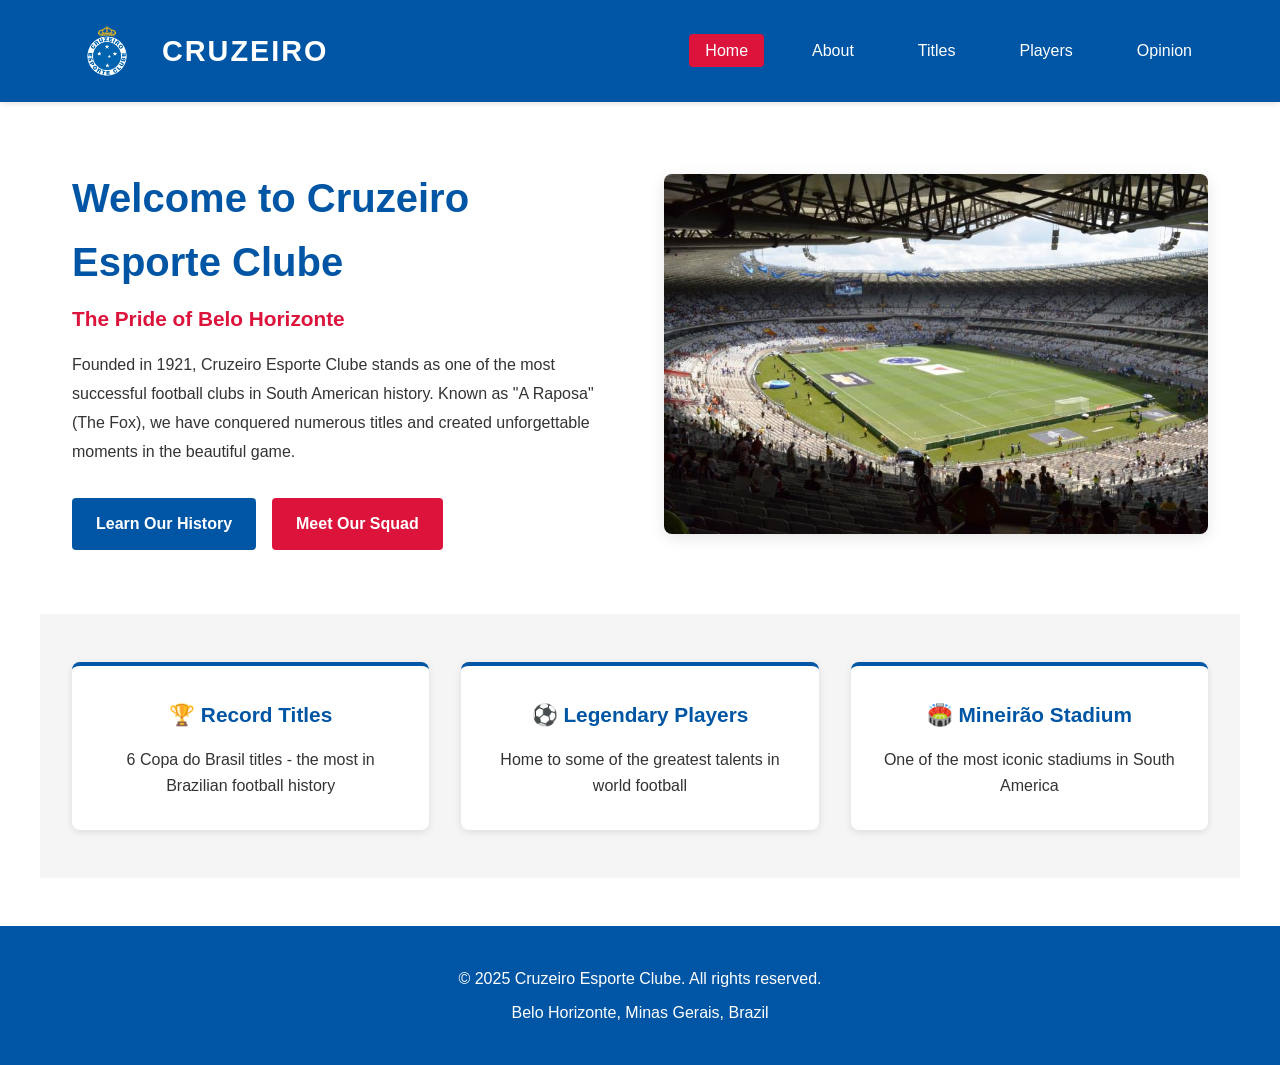
<file: index.html>
<!DOCTYPE html>
<html lang="en">
<head>
    <meta charset="UTF-8">
    <meta name="viewport" content="width=device-width, initial-scale=1.0">
    <title>Cruzeiro Esporte Clube</title>
    <link rel="stylesheet" href="styles.css">
</head>
<body>
    <nav class="navbar">
        <div class="nav-container">
            <div class="logo">
                <img src="images/cruzeiro_logo.png" alt="Cruzeiro Logo" class="logo-img">
                <h1>CRUZEIRO</h1>
            </div>
            <ul class="nav-menu">
                <li><a href="index.html" class="nav-link active">Home</a></li>
                <li><a href="about.html" class="nav-link">About</a></li>
                <li><a href="titles.html" class="nav-link">Titles</a></li>
                <li><a href="players.html" class="nav-link">Players</a></li>
                <li><a href="opinion.html" class="nav-link">Opinion</a></li>
            </ul>
        </div>
    </nav>

    <section class="hero">
        <div class="hero-content">
            <h2>Welcome to Cruzeiro Esporte Clube</h2>
            <p class="tagline">The Pride of Belo Horizonte</p>
            <p class="description">Founded in 1921, Cruzeiro Esporte Clube stands as one of the most successful football clubs in South American history. Known as "A Raposa" (The Fox), we have conquered numerous titles and created unforgettable moments in the beautiful game.</p>
            <div class="cta-buttons">
                <a href="about.html" class="btn btn-primary">Learn Our History</a>
                <a href="players.html" class="btn btn-secondary">Meet Our Squad</a>
            </div>
        </div>
        <div class="hero-image">
            <img src="./images/stadium1.jpg" alt="Mineirão Stadium">
        </div>
    </section>

    <section class="highlights">
        <div class="highlight-card">
            <h3>🏆 Record Titles</h3>
            <p>6 Copa do Brasil titles - the most in Brazilian football history</p>
        </div>
        <div class="highlight-card">
            <h3>⚽ Legendary Players</h3>
            <p>Home to some of the greatest talents in world football</p>
        </div>
        <div class="highlight-card">
            <h3>🏟️ Mineirão Stadium</h3>
            <p>One of the most iconic stadiums in South America</p>
        </div>
    </section>

    <footer class="footer">
        <p>&copy; 2025 Cruzeiro Esporte Clube. All rights reserved.</p>
        <p>Belo Horizonte, Minas Gerais, Brazil</p>
    </footer>
</body>
</html>
</file>
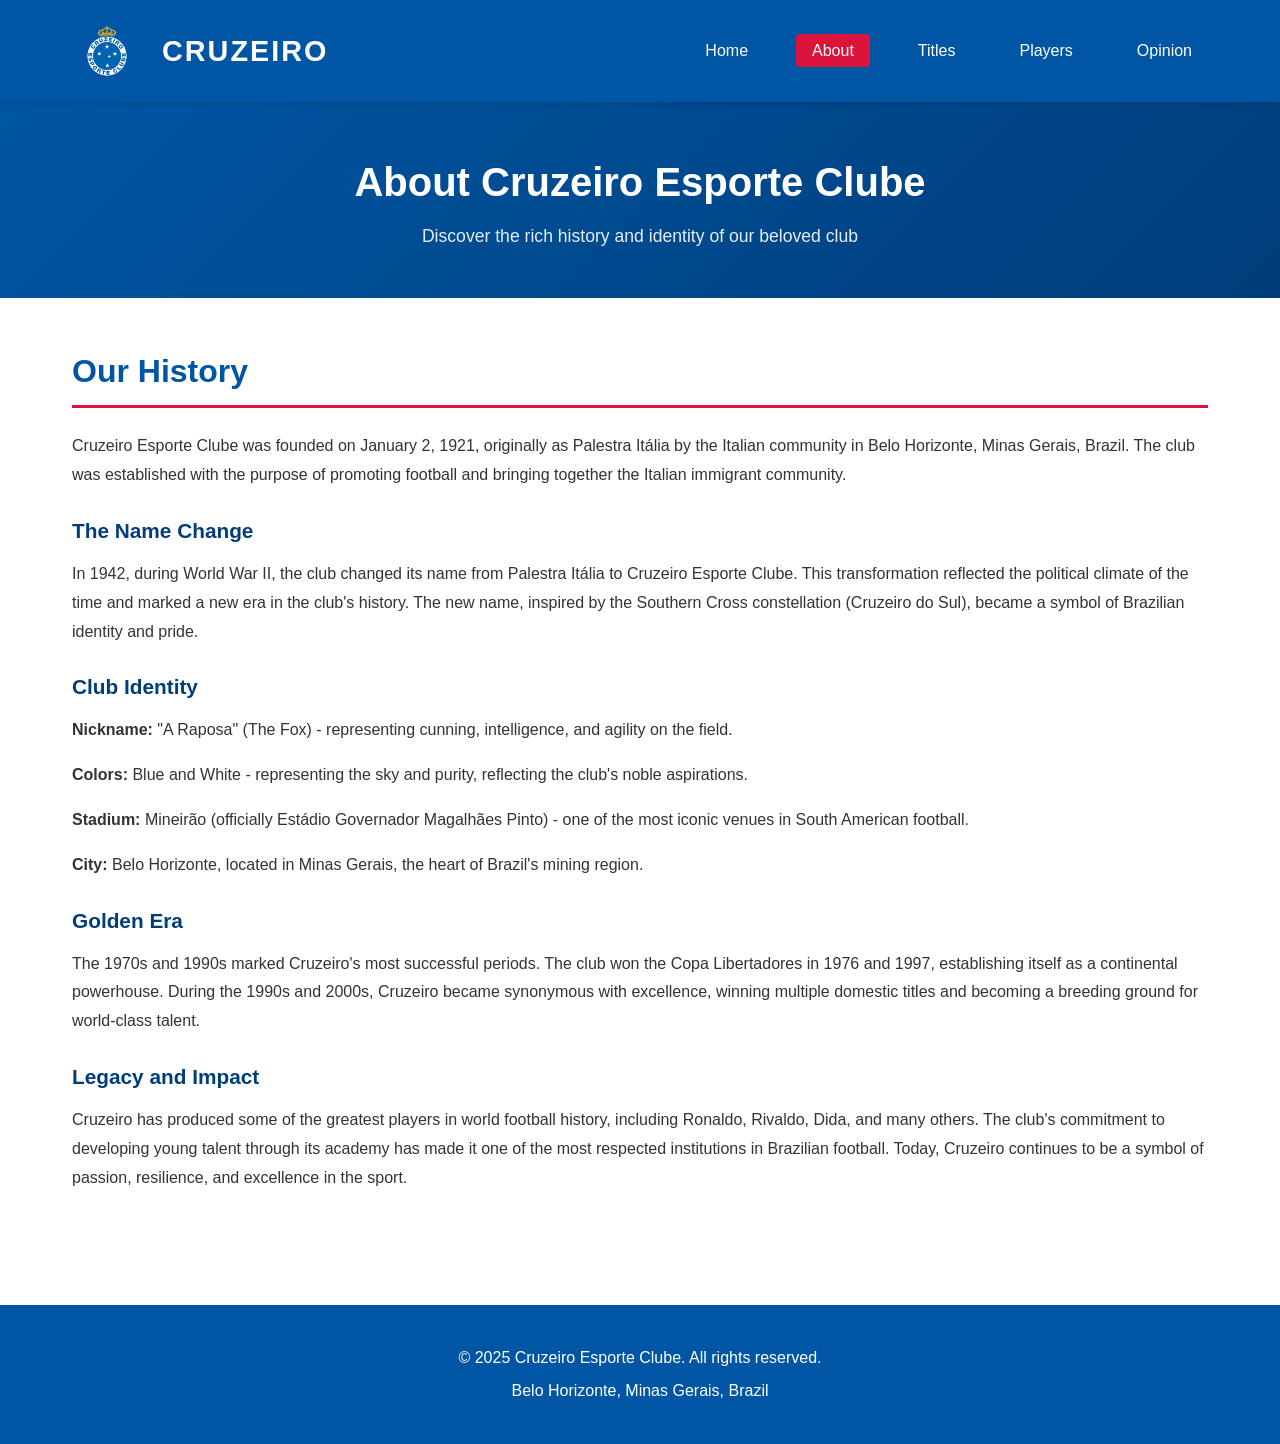
<file: about.html>
<!DOCTYPE html>
<html lang="en">
<head>
    <meta charset="UTF-8">
    <meta name="viewport" content="width=device-width, initial-scale=1.0">
    <title>About - Cruzeiro Esporte Clube</title>
    <link rel="stylesheet" href="styles.css">
</head>
<body>
    <nav class="navbar">
        <div class="nav-container">
            <div class="logo">
                <img src="images/cruzeiro_logo.png" alt="Cruzeiro Logo" class="logo-img">
                <h1>CRUZEIRO</h1>
            </div>
            <ul class="nav-menu">
                <li><a href="index.html" class="nav-link">Home</a></li>
                <li><a href="about.html" class="nav-link active">About</a></li>
                <li><a href="titles.html" class="nav-link">Titles</a></li>
                <li><a href="players.html" class="nav-link">Players</a></li>
                <li><a href="opinion.html" class="nav-link">Opinion</a></li>
            </ul>
        </div>
    </nav>

    <section class="page-header">
        <h1>About Cruzeiro Esporte Clube</h1>
        <p>Discover the rich history and identity of our beloved club</p>
    </section>

    <section class="content-section">
        <div class="content-wrapper">
            <h2>Our History</h2>
            <p>Cruzeiro Esporte Clube was founded on January 2, 1921, originally as Palestra Itália by the Italian community in Belo Horizonte, Minas Gerais, Brazil. The club was established with the purpose of promoting football and bringing together the Italian immigrant community.</p>
            
            <h3>The Name Change</h3>
            <p>In 1942, during World War II, the club changed its name from Palestra Itália to Cruzeiro Esporte Clube. This transformation reflected the political climate of the time and marked a new era in the club's history. The new name, inspired by the Southern Cross constellation (Cruzeiro do Sul), became a symbol of Brazilian identity and pride.</p>
            
            <h3>Club Identity</h3>
            <p><strong>Nickname:</strong> "A Raposa" (The Fox) - representing cunning, intelligence, and agility on the field.</p>
            <p><strong>Colors:</strong> Blue and White - representing the sky and purity, reflecting the club's noble aspirations.</p>
            <p><strong>Stadium:</strong> Mineirão (officially Estádio Governador Magalhães Pinto) - one of the most iconic venues in South American football.</p>
            <p><strong>City:</strong> Belo Horizonte, located in Minas Gerais, the heart of Brazil's mining region.</p>
            
            <h3>Golden Era</h3>
            <p>The 1970s and 1990s marked Cruzeiro's most successful periods. The club won the Copa Libertadores in 1976 and 1997, establishing itself as a continental powerhouse. During the 1990s and 2000s, Cruzeiro became synonymous with excellence, winning multiple domestic titles and becoming a breeding ground for world-class talent.</p>
            
            <h3>Legacy and Impact</h3>
            <p>Cruzeiro has produced some of the greatest players in world football history, including Ronaldo, Rivaldo, Dida, and many others. The club's commitment to developing young talent through its academy has made it one of the most respected institutions in Brazilian football. Today, Cruzeiro continues to be a symbol of passion, resilience, and excellence in the sport.</p>
        </div>
    </section>

    <footer class="footer">
        <p>&copy; 2025 Cruzeiro Esporte Clube. All rights reserved.</p>
        <p>Belo Horizonte, Minas Gerais, Brazil</p>
    </footer>
</body>
</html>
</file>
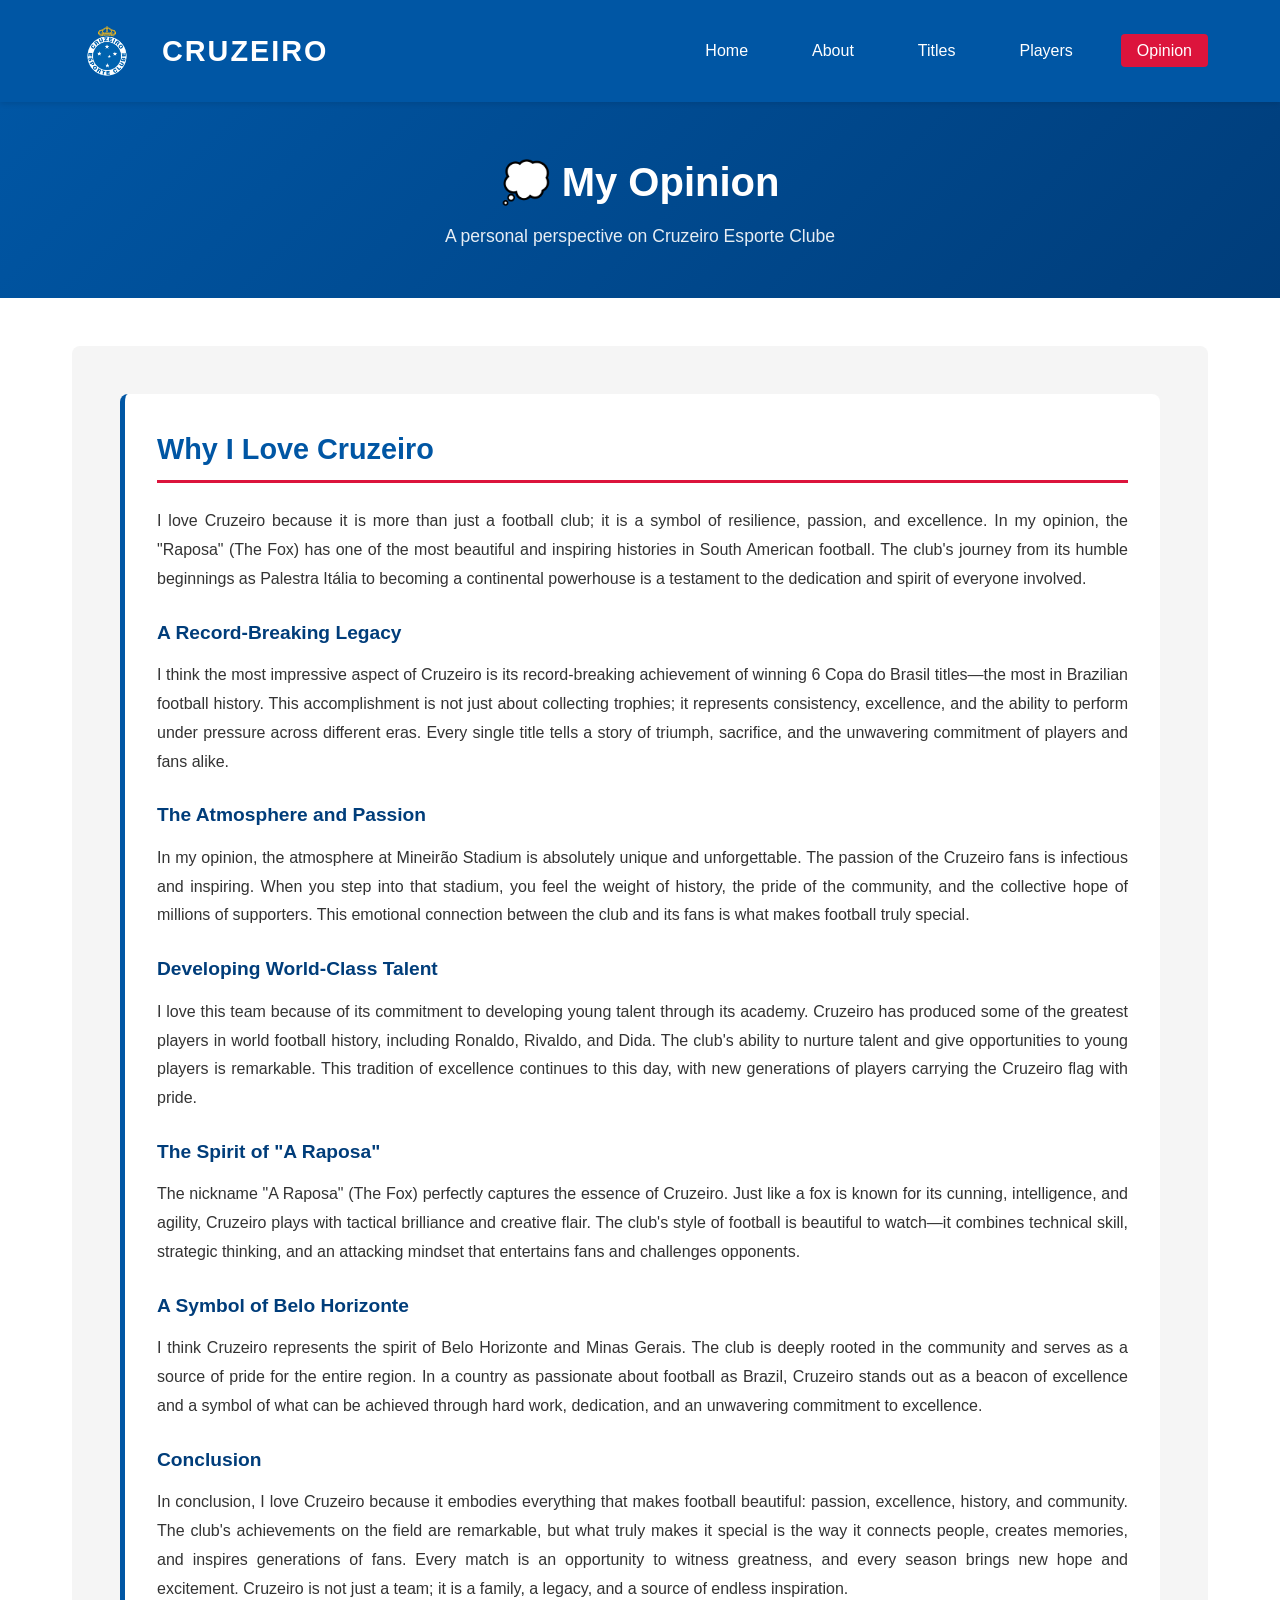
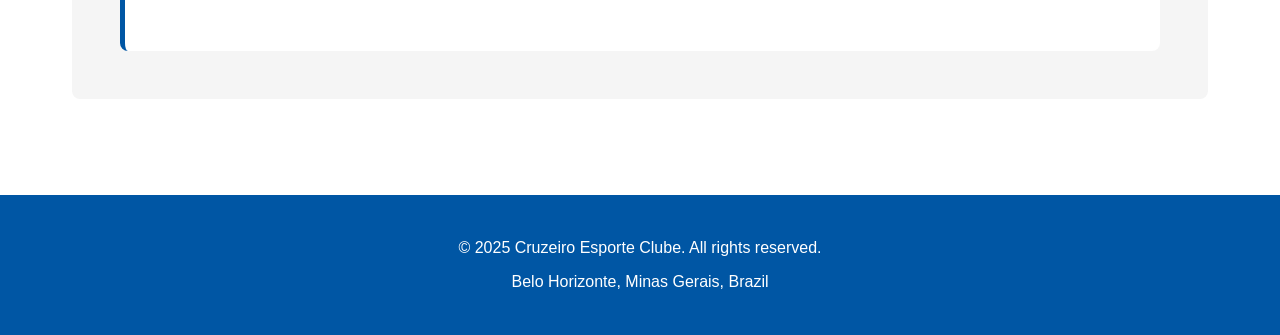
<file: opinion.html>
<!DOCTYPE html>
<html lang="en">
<head>
    <meta charset="UTF-8">
    <meta name="viewport" content="width=device-width, initial-scale=1.0">
    <title>Opinion - Cruzeiro Esporte Clube</title>
    <link rel="stylesheet" href="styles.css">
</head>
<body>
    <nav class="navbar">
        <div class="nav-container">
            <div class="logo">
                <img src="images/cruzeiro_logo.png" alt="Cruzeiro Logo" class="logo-img">
                <h1>CRUZEIRO</h1>
            </div>
            <ul class="nav-menu">
                <li><a href="index.html" class="nav-link">Home</a></li>
                <li><a href="about.html" class="nav-link">About</a></li>
                <li><a href="titles.html" class="nav-link">Titles</a></li>
                <li><a href="players.html" class="nav-link">Players</a></li>
                <li><a href="opinion.html" class="nav-link active">Opinion</a></li>
            </ul>
        </div>
    </nav>

    <section class="page-header">
        <h1>💭 My Opinion</h1>
        <p>A personal perspective on Cruzeiro Esporte Clube</p>
    </section>

    <section class="content-section">
        <div class="content-wrapper opinion-content">
            <div class="opinion-box">
                <h2>Why I Love Cruzeiro</h2>
                
                <p>I love Cruzeiro because it is more than just a football club; it is a symbol of resilience, passion, and excellence. In my opinion, the "Raposa" (The Fox) has one of the most beautiful and inspiring histories in South American football. The club's journey from its humble beginnings as Palestra Itália to becoming a continental powerhouse is a testament to the dedication and spirit of everyone involved.</p>

                <h3>A Record-Breaking Legacy</h3>
                <p>I think the most impressive aspect of Cruzeiro is its record-breaking achievement of winning 6 Copa do Brasil titles—the most in Brazilian football history. This accomplishment is not just about collecting trophies; it represents consistency, excellence, and the ability to perform under pressure across different eras. Every single title tells a story of triumph, sacrifice, and the unwavering commitment of players and fans alike.</p>

                <h3>The Atmosphere and Passion</h3>
                <p>In my opinion, the atmosphere at Mineirão Stadium is absolutely unique and unforgettable. The passion of the Cruzeiro fans is infectious and inspiring. When you step into that stadium, you feel the weight of history, the pride of the community, and the collective hope of millions of supporters. This emotional connection between the club and its fans is what makes football truly special.</p>

                <h3>Developing World-Class Talent</h3>
                <p>I love this team because of its commitment to developing young talent through its academy. Cruzeiro has produced some of the greatest players in world football history, including Ronaldo, Rivaldo, and Dida. The club's ability to nurture talent and give opportunities to young players is remarkable. This tradition of excellence continues to this day, with new generations of players carrying the Cruzeiro flag with pride.</p>

                <h3>The Spirit of "A Raposa"</h3>
                <p>The nickname "A Raposa" (The Fox) perfectly captures the essence of Cruzeiro. Just like a fox is known for its cunning, intelligence, and agility, Cruzeiro plays with tactical brilliance and creative flair. The club's style of football is beautiful to watch—it combines technical skill, strategic thinking, and an attacking mindset that entertains fans and challenges opponents.</p>

                <h3>A Symbol of Belo Horizonte</h3>
                <p>I think Cruzeiro represents the spirit of Belo Horizonte and Minas Gerais. The club is deeply rooted in the community and serves as a source of pride for the entire region. In a country as passionate about football as Brazil, Cruzeiro stands out as a beacon of excellence and a symbol of what can be achieved through hard work, dedication, and an unwavering commitment to excellence.</p>

                <h3>Conclusion</h3>
                <p>In conclusion, I love Cruzeiro because it embodies everything that makes football beautiful: passion, excellence, history, and community. The club's achievements on the field are remarkable, but what truly makes it special is the way it connects people, creates memories, and inspires generations of fans. Every match is an opportunity to witness greatness, and every season brings new hope and excitement. Cruzeiro is not just a team; it is a family, a legacy, and a source of endless inspiration.</p>
            </div>
        </div>
    </section>

    <footer class="footer">
        <p>&copy; 2025 Cruzeiro Esporte Clube. All rights reserved.</p>
        <p>Belo Horizonte, Minas Gerais, Brazil</p>
    </footer>
</body>
</html>
</file>
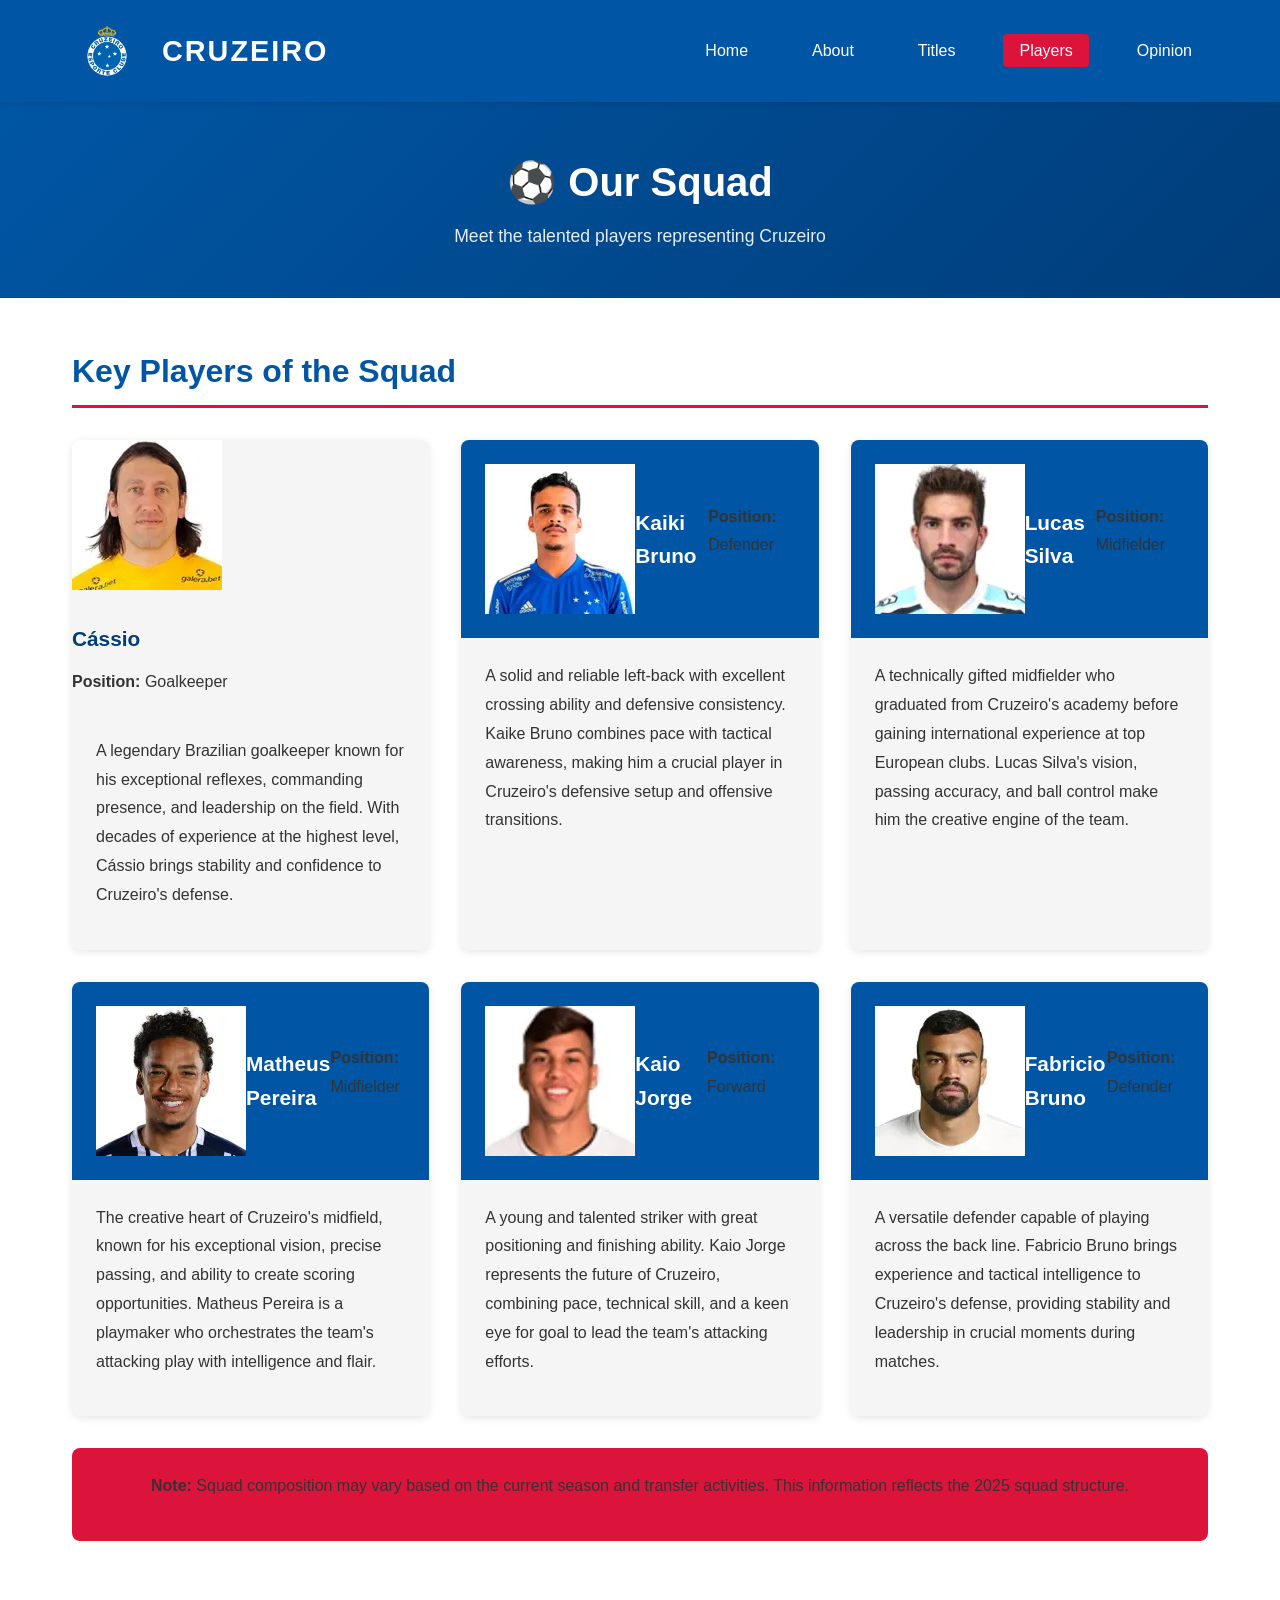
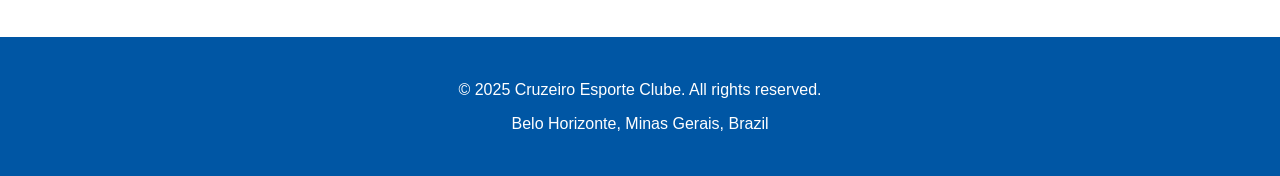
<file: players.html>
<!DOCTYPE html>
<html lang="en">
<head>
    <meta charset="UTF-8">
    <meta name="viewport" content="width=device-width, initial-scale=1.0">
    <title>Players - Cruzeiro Esporte Clube</title>
    <link rel="stylesheet" href="styles.css">
</head>
<body>
    <nav class="navbar">
        <div class="nav-container">
            <div class="logo">
                <img src="images/cruzeiro_logo.png" alt="Cruzeiro Logo" class="logo-img">
                <h1>CRUZEIRO</h1>
            </div>
            <ul class="nav-menu">
                <li><a href="index.html" class="nav-link">Home</a></li>
                <li><a href="about.html" class="nav-link">About</a></li>
                <li><a href="titles.html" class="nav-link">Titles</a></li>
                <li><a href="players.html" class="nav-link active">Players</a></li>
                <li><a href="opinion.html" class="nav-link">Opinion</a></li>
            </ul>
        </div>
    </nav>

    <section class="page-header">
        <h1>⚽ Our Squad</h1>
        <p>Meet the talented players representing Cruzeiro</p>
    </section>

    <section class="content-section">
        <div class="content-wrapper">
            <h2>Key Players of the Squad</h2>
            
            <div class="players-grid">
                <div class="player-card">
                   <div class="player">
                         <img src="images/cassio_ramos.webp" alt="Cassio Ramos">
                         <h3>Cássio</h3>
                         <p><strong>Position:</strong> Goalkeeper</p>
                   </div>

                    <div class="player-body">
                        <p class="player-description">A legendary Brazilian goalkeeper known for his exceptional reflexes, commanding presence, and leadership on the field. With decades of experience at the highest level, Cássio brings stability and confidence to Cruzeiro's defense.</p>
                    </div>
                </div>

                <div class="player-card">
                    <div class="player-header">
                        <img src="images/kaiki_bruno.webp" alt="Kaiki Bruno">
    	       <h3>Kaiki Bruno</h3>
       	       <p><strong>Position:</strong> Defender</p>
                    </div>
                    <div class="player-body">
                        <p class="player-description">A solid and reliable left-back with excellent crossing ability and defensive consistency. Kaike Bruno combines pace with tactical awareness, making him a crucial player in Cruzeiro's defensive setup and offensive transitions.</p>
                    </div>
                </div>

                <div class="player-card">
                    <div class="player-header">
                        <img src="images/lucas_silva.webp" alt="Lucas Silva">
    	       <h3>Lucas Silva</h3>
                         <p><strong>Position:</strong> Midfielder</p>
                    </div>
                    <div class="player-body">
                        <p class="player-description">A technically gifted midfielder who graduated from Cruzeiro's academy before gaining international experience at top European clubs. Lucas Silva's vision, passing accuracy, and ball control make him the creative engine of the team.</p>
                    </div>
                </div>

                <div class="player-card">
                    <div class="player-header">
                        <img src="images/matheus_pereira.webp" alt="Matheus Pereira">
    	      <h3>Matheus Pereira</h3>
    	      <p><strong>Position:</strong> Midfielder</p>
                    </div>
                    <div class="player-body">
                        <p class="player-description">The creative heart of Cruzeiro's midfield, known for his exceptional vision, precise passing, and ability to create scoring opportunities. Matheus Pereira is a playmaker who orchestrates the team's attacking play with intelligence and flair.</p>
                    </div>
                </div>

                <div class="player-card">
                    <div class="player-header">
                        <img src="images/kaio_jorge.webp" alt="Kaio Jorge">
    	      <h3>Kaio Jorge</h3>
    	      <p><strong>Position:</strong> Forward</p>
                    </div>
                    <div class="player-body">
                        <p class="player-description">A young and talented striker with great positioning and finishing ability. Kaio Jorge represents the future of Cruzeiro, combining pace, technical skill, and a keen eye for goal to lead the team's attacking efforts.</p>
                    </div>
                </div>

                <div class="player-card">
                    <div class="player-header">
                        <img src="images/fabricio_bruno.webp" alt="Fabricio Bruno">
    	      <h3>Fabricio Bruno</h3>
    	      <p><strong>Position:</strong> Defender</p>
                    </div>
                    <div class="player-body">
                        <p class="player-description">A versatile defender capable of playing across the back line. Fabricio Bruno brings experience and tactical intelligence to Cruzeiro's defense, providing stability and leadership in crucial moments during matches.</p>
                    </div>
                </div>
            </div>

            <div class="squad-note">
                <p><strong>Note:</strong> Squad composition may vary based on the current season and transfer activities. This information reflects the 2025 squad structure.</p>
            </div>
        </div>
    </section>

    <footer class="footer">
        <p>&copy; 2025 Cruzeiro Esporte Clube. All rights reserved.</p>
        <p>Belo Horizonte, Minas Gerais, Brazil</p>
    </footer>
</body>
</html>
</file>
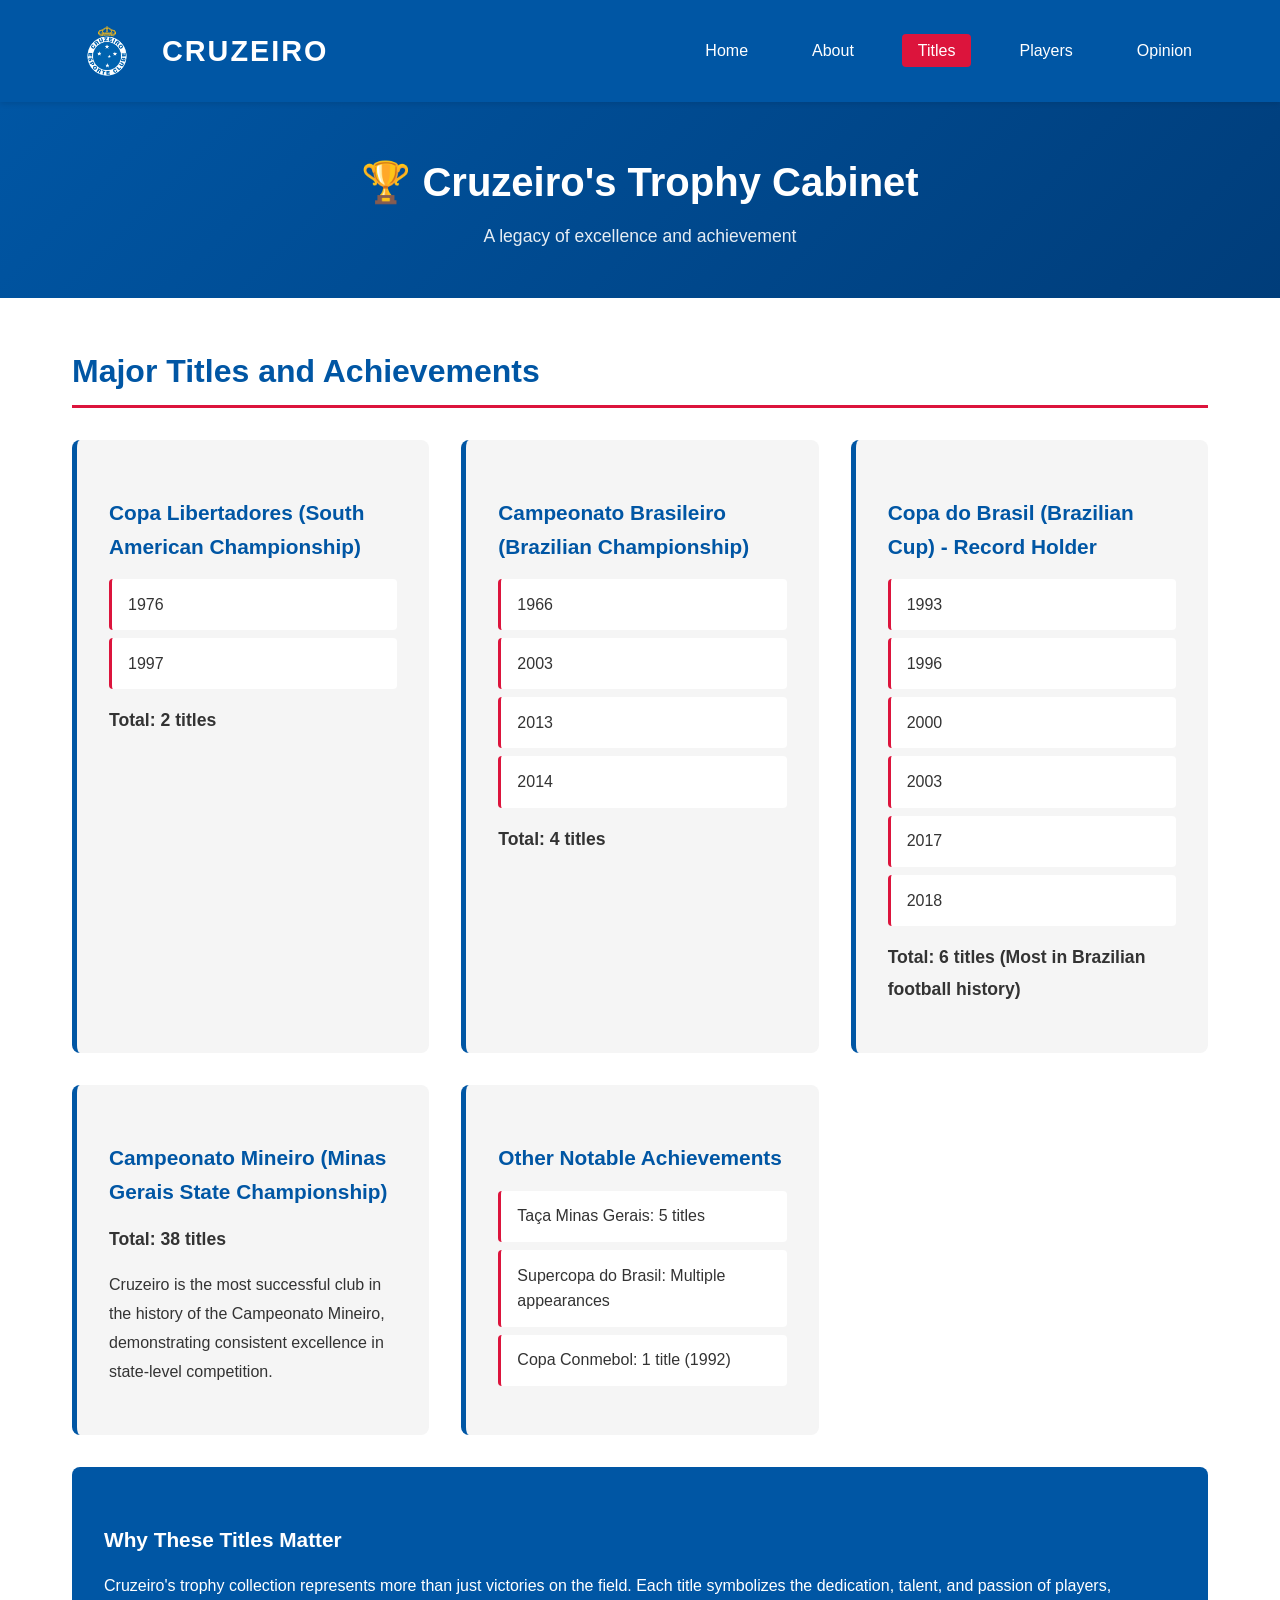
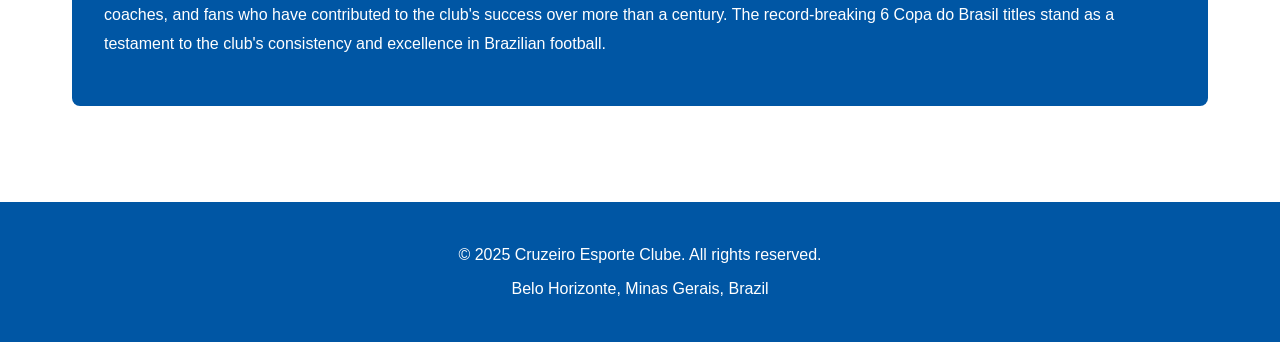
<file: titles.html>
<!DOCTYPE html>
<html lang="en">
<head>
    <meta charset="UTF-8">
    <meta name="viewport" content="width=device-width, initial-scale=1.0">
    <title>Titles - Cruzeiro Esporte Clube</title>
    <link rel="stylesheet" href="styles.css">
</head>
<body>
    <nav class="navbar">
        <div class="nav-container">
            <div class="logo">
                <img src="images/cruzeiro_logo.png" alt="Cruzeiro Logo" class="logo-img">
                <h1>CRUZEIRO</h1>
            </div>
            <ul class="nav-menu">
                <li><a href="index.html" class="nav-link">Home</a></li>
                <li><a href="about.html" class="nav-link">About</a></li>
                <li><a href="titles.html" class="nav-link active">Titles</a></li>
                <li><a href="players.html" class="nav-link">Players</a></li>
                <li><a href="opinion.html" class="nav-link">Opinion</a></li>
            </ul>
        </div>
    </nav>

    <section class="page-header">
        <h1>🏆 Cruzeiro's Trophy Cabinet</h1>
        <p>A legacy of excellence and achievement</p>
    </section>

    <section class="content-section">
        <div class="content-wrapper">
            <h2>Major Titles and Achievements</h2>
            
            <div class="titles-container">
                <div class="title-category">
                    <h3>Copa Libertadores (South American Championship)</h3>
                    <ul class="title-list">
                        <li>1976</li>
                        <li>1997</li>
                    </ul>
                    <p class="title-count">Total: 2 titles</p>
                </div>

                <div class="title-category">
                    <h3>Campeonato Brasileiro (Brazilian Championship)</h3>
                    <ul class="title-list">
                        <li>1966</li>
                        <li>2003</li>
                        <li>2013</li>
                        <li>2014</li>
                    </ul>
                    <p class="title-count">Total: 4 titles</p>
                </div>

                <div class="title-category">
                    <h3>Copa do Brasil (Brazilian Cup) - Record Holder</h3>
                    <ul class="title-list">
                        <li>1993</li>
                        <li>1996</li>
                        <li>2000</li>
                        <li>2003</li>
                        <li>2017</li>
                        <li>2018</li>
                    </ul>
                    <p class="title-count">Total: 6 titles (Most in Brazilian football history)</p>
                </div>

                <div class="title-category">
                    <h3>Campeonato Mineiro (Minas Gerais State Championship)</h3>
                    <p class="title-count">Total: 38 titles</p>
                    <p class="description">Cruzeiro is the most successful club in the history of the Campeonato Mineiro, demonstrating consistent excellence in state-level competition.</p>
                </div>

                <div class="title-category">
                    <h3>Other Notable Achievements</h3>
                    <ul class="title-list">
                        <li>Taça Minas Gerais: 5 titles</li>
                        <li>Supercopa do Brasil: Multiple appearances</li>
                        <li>Copa Conmebol: 1 title (1992)</li>
                    </ul>
                </div>
            </div>

            <div class="achievement-highlight">
                <h3>Why These Titles Matter</h3>
                <p>Cruzeiro's trophy collection represents more than just victories on the field. Each title symbolizes the dedication, talent, and passion of players, coaches, and fans who have contributed to the club's success over more than a century. The record-breaking 6 Copa do Brasil titles stand as a testament to the club's consistency and excellence in Brazilian football.</p>
            </div>
        </div>
    </section>

    <footer class="footer">
        <p>&copy; 2025 Cruzeiro Esporte Clube. All rights reserved.</p>
        <p>Belo Horizonte, Minas Gerais, Brazil</p>
    </footer>
</body>
</html>
</file>
<file: styles.css>
/* ========================================
   CRUZEIRO ESPORTE CLUBE - STYLESHEET
   ======================================== */

* {
    margin: 0;
    padding: 0;
    box-sizing: border-box;
}

:root {
    --primary-blue: #0056A4;
    --secondary-blue: #003D7A;
    --accent-red: #DC143C;
    --white: #FFFFFF;
    --light-gray: #F5F5F5;
    --dark-gray: #333333;
    --text-color: #333333;
    --border-color: #E0E0E0;
}

/* ========================================
   GENERAL STYLES
   ======================================== */

html {
    scroll-behavior: smooth;
}

body {
    font-family: 'Segoe UI', Tahoma, Geneva, Verdana, sans-serif;
    line-height: 1.6;
    color: var(--text-color);
    background-color: var(--white);
}

a {
    text-decoration: none;
    color: inherit;
    transition: all 0.3s ease;
}

/* ========================================
   NAVIGATION BAR
   ======================================== */

.navbar {
    background-color: var(--primary-blue);
    padding: 1rem 0;
    position: sticky;
    top: 0;
    z-index: 100;
    box-shadow: 0 2px 5px rgba(0, 0, 0, 0.1);
}

.nav-container {
    max-width: 1200px;
    margin: 0 auto;
    padding: 0 2rem;
    display: flex;
    justify-content: space-between;
    align-items: center;
}

.logo {
    display: flex;
    align-items: center;
}

.logo-img {
    height: 70px;
    width: auto;
    margin-right: 20px;
    display: block;	
}

.logo h1 {
    color: var(--white);
    font-size: 1.8rem;
    font-weight: bold;
    letter-spacing: 2px;
}

.nav-menu {
    display: flex;
    list-style: none;
    gap: 2rem;
}

.nav-link {
    color: var(--white);
    font-weight: 500;
    padding: 0.5rem 1rem;
    border-radius: 4px;
    transition: background-color 0.3s ease;
}

.nav-link:hover,
.nav-link.active {
    background-color: var(--accent-red);
    color: var(--white);
}

/* ========================================
   HERO SECTION
   ======================================== */

.hero {
    display: flex;
    align-items: center;
    justify-content: space-between;
    max-width: 1200px;
    margin: 0 auto;
    padding: 4rem 2rem;
    gap: 3rem;
}

.hero-content {
    flex: 1;
}

.hero-content h2 {
    font-size: 2.5rem;
    color: var(--primary-blue);
    margin-bottom: 0.5rem;
    font-weight: bold;
}

.tagline {
    font-size: 1.3rem;
    color: var(--accent-red);
    font-weight: 600;
    margin-bottom: 1rem;
}

.description {
    font-size: 1rem;
    color: var(--text-color);
    margin-bottom: 2rem;
    line-height: 1.8;
}

.cta-buttons {
    display: flex;
    gap: 1rem;
    flex-wrap: wrap;
}

.btn {
    padding: 0.8rem 1.5rem;
    font-size: 1rem;
    border-radius: 4px;
    font-weight: 600;
    cursor: pointer;
    transition: all 0.3s ease;
    display: inline-block;
}

.btn-primary {
    background-color: var(--primary-blue);
    color: var(--white);
}

.btn-primary:hover {
    background-color: var(--secondary-blue);
    transform: translateY(-2px);
    box-shadow: 0 4px 8px rgba(0, 86, 164, 0.3);
}

.btn-secondary {
    background-color: var(--accent-red);
    color: var(--white);
}

.btn-secondary:hover {
    background-color: #B01030;
    transform: translateY(-2px);
    box-shadow: 0 4px 8px rgba(220, 20, 60, 0.3);
}

.hero-image {
    flex: 1;
    text-align: center;
}

.hero-image img {
    max-width: 100%;
    height: auto;
    border-radius: 8px;
    box-shadow: 0 4px 15px rgba(0, 0, 0, 0.1);
}

/* ========================================
   HIGHLIGHTS SECTION
   ======================================== */

.highlights {
    background-color: var(--light-gray);
    padding: 3rem 2rem;
    display: grid;
    grid-template-columns: repeat(auto-fit, minmax(250px, 1fr));
    gap: 2rem;
    max-width: 1200px;
    margin: 0 auto;
}

.highlight-card {
    background-color: var(--white);
    padding: 2rem;
    border-radius: 8px;
    box-shadow: 0 2px 8px rgba(0, 0, 0, 0.1);
    text-align: center;
    border-top: 4px solid var(--primary-blue);
    transition: transform 0.3s ease;
}

.highlight-card:hover {
    transform: translateY(-5px);
}

.highlight-card h3 {
    color: var(--primary-blue);
    font-size: 1.3rem;
    margin-bottom: 1rem;
}

.highlight-card p {
    color: var(--text-color);
    line-height: 1.6;
}

/* ========================================
   PAGE HEADER
   ======================================== */

.page-header {
    background: linear-gradient(135deg, var(--primary-blue) 0%, var(--secondary-blue) 100%);
    color: var(--white);
    padding: 3rem 2rem;
    text-align: center;
}

.page-header h1 {
    font-size: 2.5rem;
    margin-bottom: 0.5rem;
}

.page-header p {
    font-size: 1.1rem;
    opacity: 0.9;
}

/* ========================================
   CONTENT SECTION
   ======================================== */

.content-section {
    max-width: 1200px;
    margin: 0 auto;
    padding: 3rem 2rem;
}

.content-wrapper {
    background-color: var(--white);
}

.content-wrapper h2 {
    color: var(--primary-blue);
    font-size: 2rem;
    margin-bottom: 1.5rem;
    border-bottom: 3px solid var(--accent-red);
    padding-bottom: 0.5rem;
}

.content-wrapper h3 {
    color: var(--secondary-blue);
    font-size: 1.3rem;
    margin-top: 1.5rem;
    margin-bottom: 0.8rem;
}

.content-wrapper p {
    color: var(--text-color);
    line-height: 1.8;
    margin-bottom: 1rem;
}

/* ========================================
   TITLES PAGE STYLES
   ======================================== */

.titles-container {
    display: grid;
    grid-template-columns: repeat(auto-fit, minmax(300px, 1fr));
    gap: 2rem;
    margin: 2rem 0;
}

.title-category {
    background-color: var(--light-gray);
    padding: 2rem;
    border-radius: 8px;
    border-left: 5px solid var(--primary-blue);
}

.title-category h3 {
    color: var(--primary-blue);
    margin-bottom: 1rem;
}

.title-list {
    list-style: none;
    margin-bottom: 1rem;
}

.title-list li {
    background-color: var(--white);
    padding: 0.8rem;
    margin-bottom: 0.5rem;
    border-radius: 4px;
    color: var(--text-color);
    font-weight: 500;
    border-left: 3px solid var(--accent-red);
    padding-left: 1rem;
}

.title-count {
    font-weight: bold;
    color: var(--accent-red);
    font-size: 1.1rem;
}

.achievement-highlight {
    background-color: var(--primary-blue);
    color: var(--white);
    padding: 2rem;
    border-radius: 8px;
    margin-top: 2rem;
}

.achievement-highlight h3 {
    color: var(--white);
    margin-bottom: 1rem;
}

.achievement-highlight p {
    color: var(--white);
    line-height: 1.8;
}

/* ========================================
   PLAYERS PAGE STYLES
   ======================================== */

.players-grid {
    display: grid;
    grid-template-columns: repeat(auto-fit, minmax(300px, 1fr));
    gap: 2rem;
    margin: 2rem 0;
}

.player-card {
    background-color: var(--light-gray);
    border-radius: 8px;
    overflow: hidden;
    box-shadow: 0 2px 8px rgba(0, 0, 0, 0.1);
    transition: transform 0.3s ease, box-shadow 0.3s ease;
}

.player-card:hover {
    transform: translateY(-5px);
    box-shadow: 0 4px 12px rgba(0, 86, 164, 0.2);
}

.player-header {
    background-color: var(--primary-blue);
    color: var(--white);
    padding: 1.5rem;
    display: flex;
    justify-content: space-between;
    align-items: center;
}

.player-header h3 {
    color: var(--white);
    margin: 0;
    font-size: 1.3rem;
}

.position {
    background-color: var(--accent-red);
    padding: 0.4rem 0.8rem;
    border-radius: 20px;
    font-size: 0.85rem;
    font-weight: 600;
}

.player-body {
    padding: 1.5rem;
}

.player-description {
    color: var(--text-color);
    line-height: 1.7;
}

.squad-note {
    background-color: var(--accent-red);
    color: var(--white);
    padding: 1.5rem;
    border-radius: 8px;
    margin-top: 2rem;
    text-align: center;
}

/* ========================================
   OPINION PAGE STYLES
   ======================================== */

.opinion-content {
    background-color: var(--light-gray);
    padding: 3rem;
    border-radius: 8px;
}

.opinion-box {
    background-color: var(--white);
    padding: 2rem;
    border-radius: 8px;
    border-left: 5px solid var(--primary-blue);
}

.opinion-box h2 {
    color: var(--primary-blue);
    font-size: 1.8rem;
    margin-bottom: 1.5rem;
}

.opinion-box h3 {
    color: var(--secondary-blue);
    font-size: 1.2rem;
    margin-top: 1.5rem;
    margin-bottom: 0.8rem;
}

.opinion-box p {
    color: var(--text-color);
    line-height: 1.8;
    margin-bottom: 1rem;
    text-align: justify;
}

/* ========================================
   FOOTER
   ======================================== */

.footer {
    background-color: var(--primary-blue);
    color: var(--white);
    text-align: center;
    padding: 2rem;
    margin-top: 3rem;
}

.footer p {
    margin: 0.5rem 0;
}

/* ========================================
   RESPONSIVE DESIGN
   ======================================== */

@media (max-width: 768px) {
    .nav-menu {
        gap: 1rem;
    }

    .nav-link {
        padding: 0.4rem 0.8rem;
        font-size: 0.9rem;
    }

    .hero {
        flex-direction: column;
        padding: 2rem 1rem;
    }

    .hero-content h2 {
        font-size: 1.8rem;
    }

    .cta-buttons {
        flex-direction: column;
    }

    .btn {
        width: 100%;
        text-align: center;
    }

    .page-header h1 {
        font-size: 1.8rem;
    }

    .content-section {
        padding: 2rem 1rem;
    }

    .opinion-content {
        padding: 1rem;
    }

    .opinion-box {
        padding: 1.5rem;
    }

    .titles-container,
    .players-grid {
        grid-template-columns: 1fr;
    }
}

@media (max-width: 480px) {
    .nav-container {
        padding: 0 1rem;
        flex-direction: column;
        gap: 1rem;
    }

    .logo h1 {
        font-size: 1.3rem;
    }

    .nav-menu {
        flex-direction: column;
        gap: 0.5rem;
        width: 100%;
    }

    .nav-link {
        display: block;
        text-align: center;
        padding: 0.6rem;
    }

    .hero-content h2 {
        font-size: 1.5rem;
    }

    .tagline {
        font-size: 1rem;
    }

    .description {
        font-size: 0.9rem;
    }

    .page-header h1 {
        font-size: 1.5rem;
    }

    .page-header p {
        font-size: 0.9rem;
    }

    .content-wrapper h2 {
        font-size: 1.5rem;
    }

    .content-wrapper h3 {
        font-size: 1.1rem;
    }

    .player-header {
        flex-direction: column;
        align-items: flex-start;
        gap: 0.5rem;
    }

    .highlights {
        grid-template-columns: 1fr;
        gap: 1rem;
    }
}
</file>
